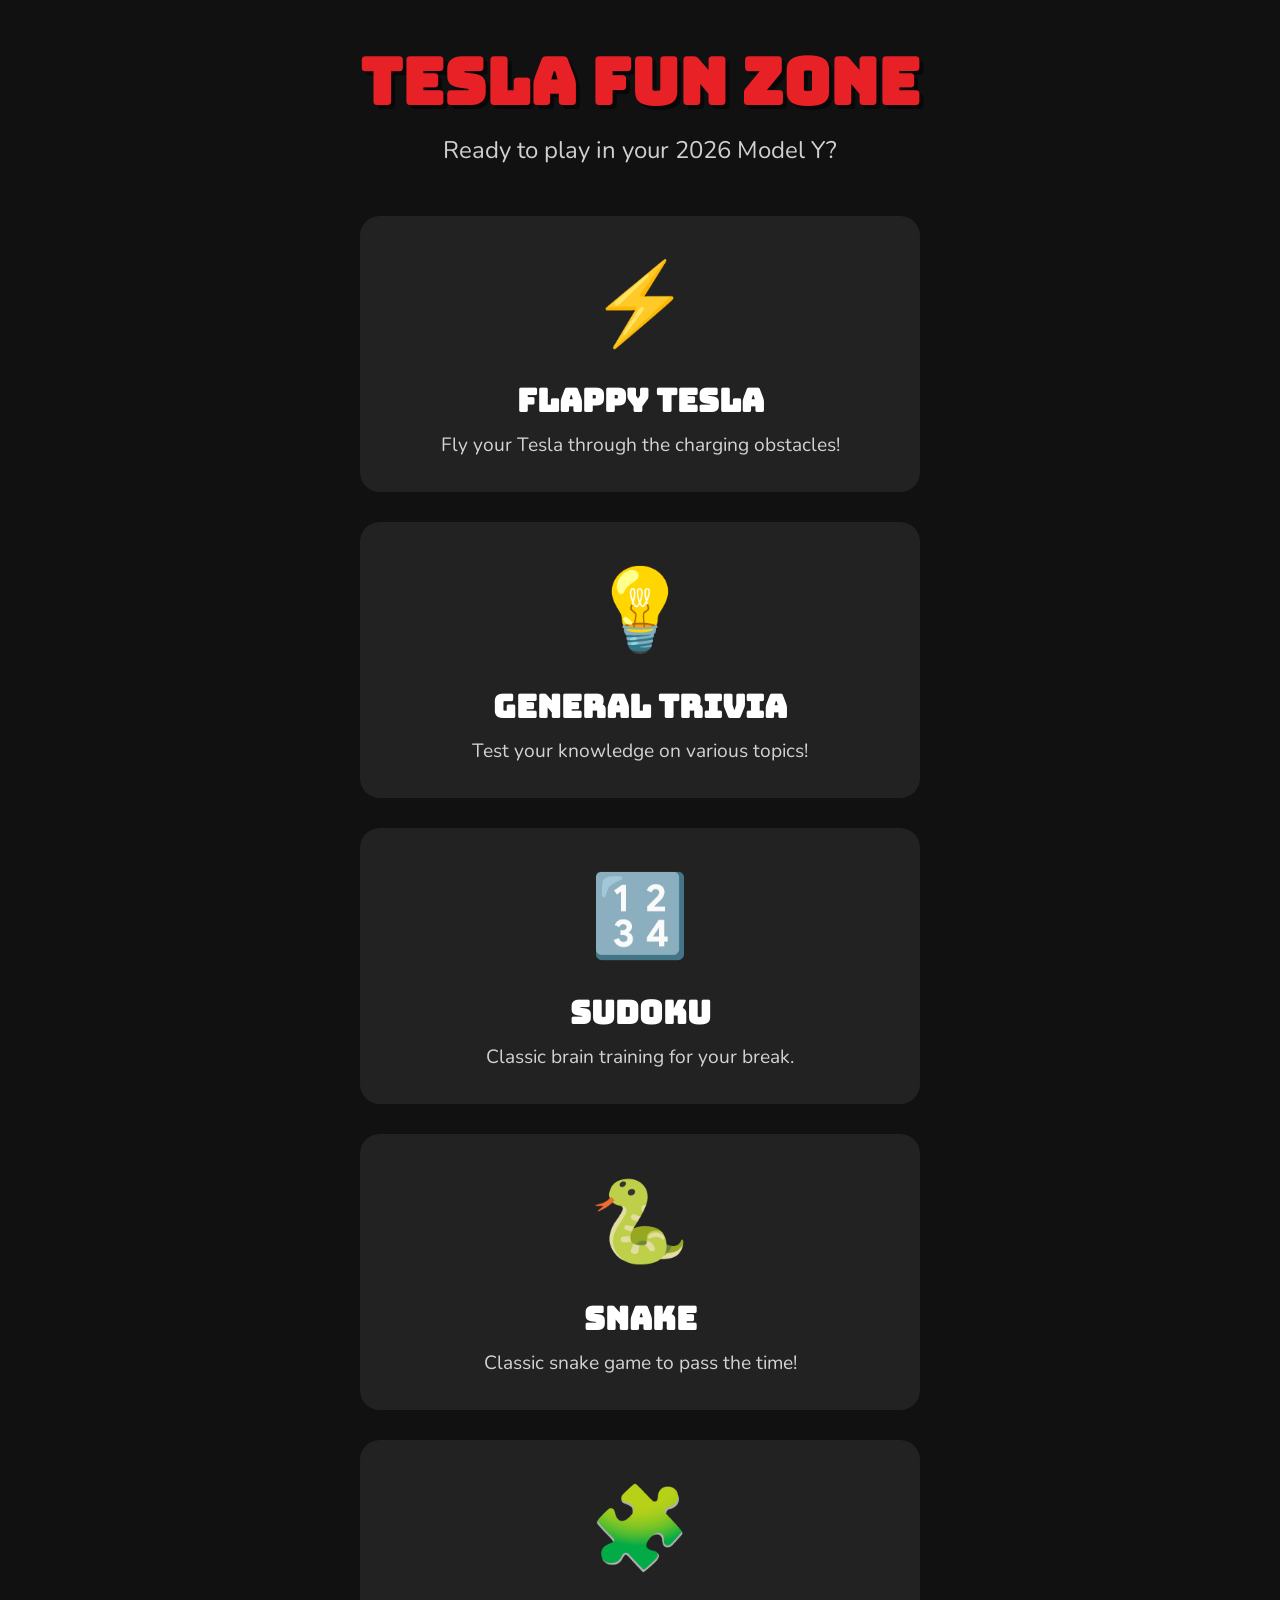
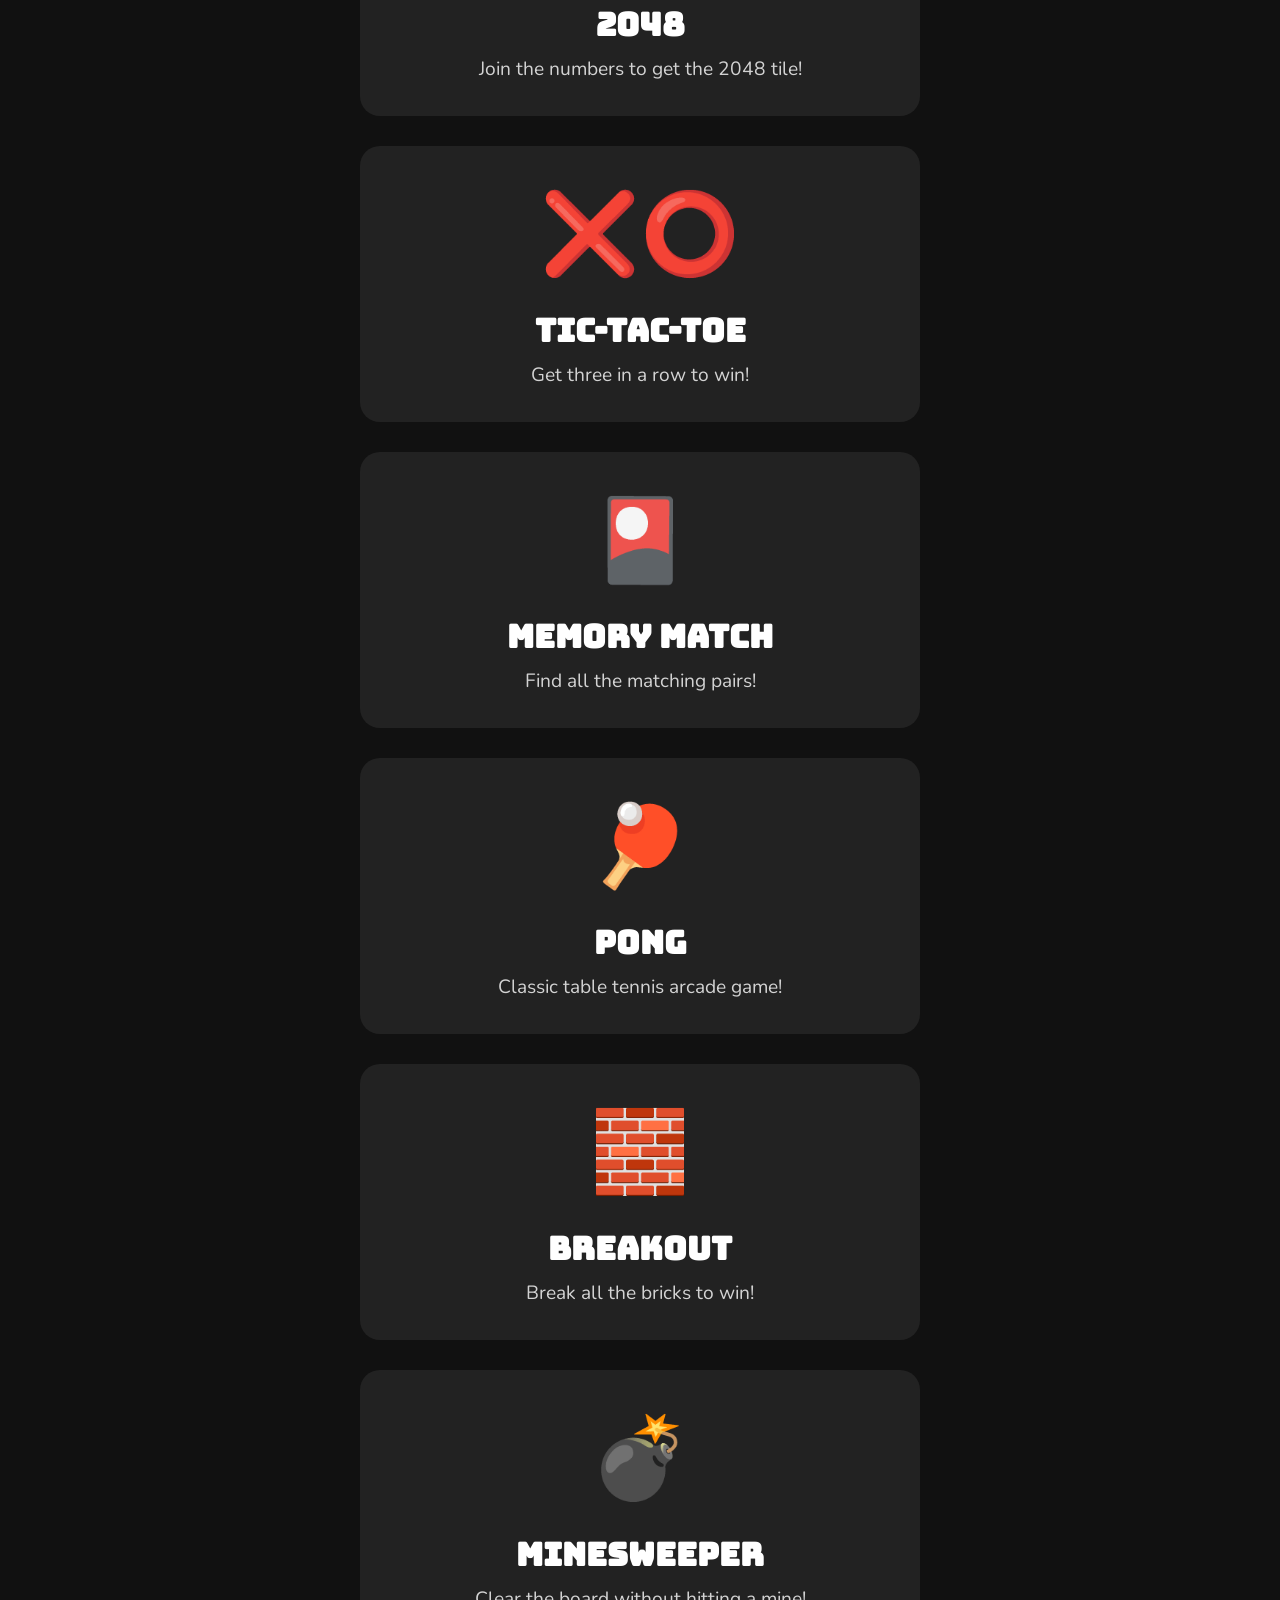
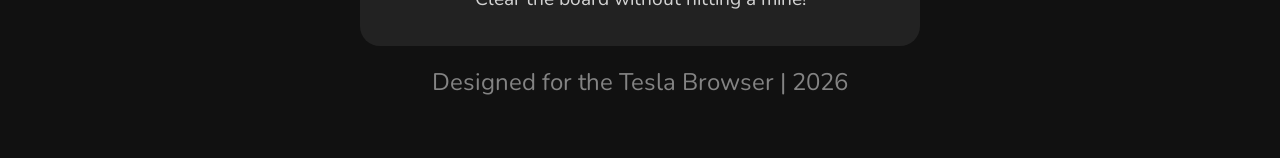
<file: index.html>
<!DOCTYPE html>
<html lang="en">
<head>
    <meta charset="UTF-8">
    <meta name="viewport" content="width=device-width, initial-scale=1.0, maximum-scale=1.0, user-scalable=no">
    <title>Tesla Fun Zone</title>
    <link rel="stylesheet" href="style.css">
    <link href="https://fonts.googleapis.com/css2?family=Bungee&family=Nunito:wght@400;700&display=swap" rel="stylesheet">
</head>
<body>
    <div class="container">
        <header>
            <h1>Tesla Fun Zone</h1>
            <p>Ready to play in your 2026 Model Y?</p>
        </header>

        <main class="grid-container">
            <a href="modules/flappy-tesla/index.html" class="card" id="flappy-card">
                <div class="card-icon">⚡</div>
                <h2>Flappy Tesla</h2>
                <p>Fly your Tesla through the charging obstacles!</p>
            </a>
            
            <a href="modules/trivia/index.html" class="card" id="trivia-card">
                <div class="card-icon">💡</div>
                <h2>General Trivia</h2>
                <p>Test your knowledge on various topics!</p>
            </a>

            <a href="modules/sudoku/index.html" class="card" id="sudoku-card">
                <div class="card-icon">🔢</div>
                <h2>Sudoku</h2>
                <p>Classic brain training for your break.</p>
            </a>

            <a href="modules/snake/index.html" class="card" id="snake-card">
                <div class="card-icon">🐍</div>
                <h2>Snake</h2>
                <p>Classic snake game to pass the time!</p>
            </a>

            <a href="modules/2048/index.html" class="card" id="2048-card">
                <div class="card-icon">🧩</div>
                <h2>2048</h2>
                <p>Join the numbers to get the 2048 tile!</p>
            </a>

            <a href="modules/tic-tac-toe/index.html" class="card" id="tictactoe-card">
                <div class="card-icon">❌⭕</div>
                <h2>Tic-Tac-Toe</h2>
                <p>Get three in a row to win!</p>
            </a>

            <a href="modules/memory-match/index.html" class="card" id="memory-card">
                <div class="card-icon">🎴</div>
                <h2>Memory Match</h2>
                <p>Find all the matching pairs!</p>
            </a>

            <a href="modules/pong/index.html" class="card" id="pong-card">
                <div class="card-icon">🏓</div>
                <h2>Pong</h2>
                <p>Classic table tennis arcade game!</p>
            </a>

            <a href="modules/breakout/index.html" class="card" id="breakout-card">
                <div class="card-icon">🧱</div>
                <h2>Breakout</h2>
                <p>Break all the bricks to win!</p>
            </a>

            <a href="modules/minesweeper/index.html" class="card" id="minesweeper-card">
                <div class="card-icon">💣</div>
                <h2>Minesweeper</h2>
                <p>Clear the board without hitting a mine!</p>
            </a>
        </main>

        <footer>
            <p>Designed for the Tesla Browser | 2026</p>
        </footer>
    </div>
</body>
</html>
</file>
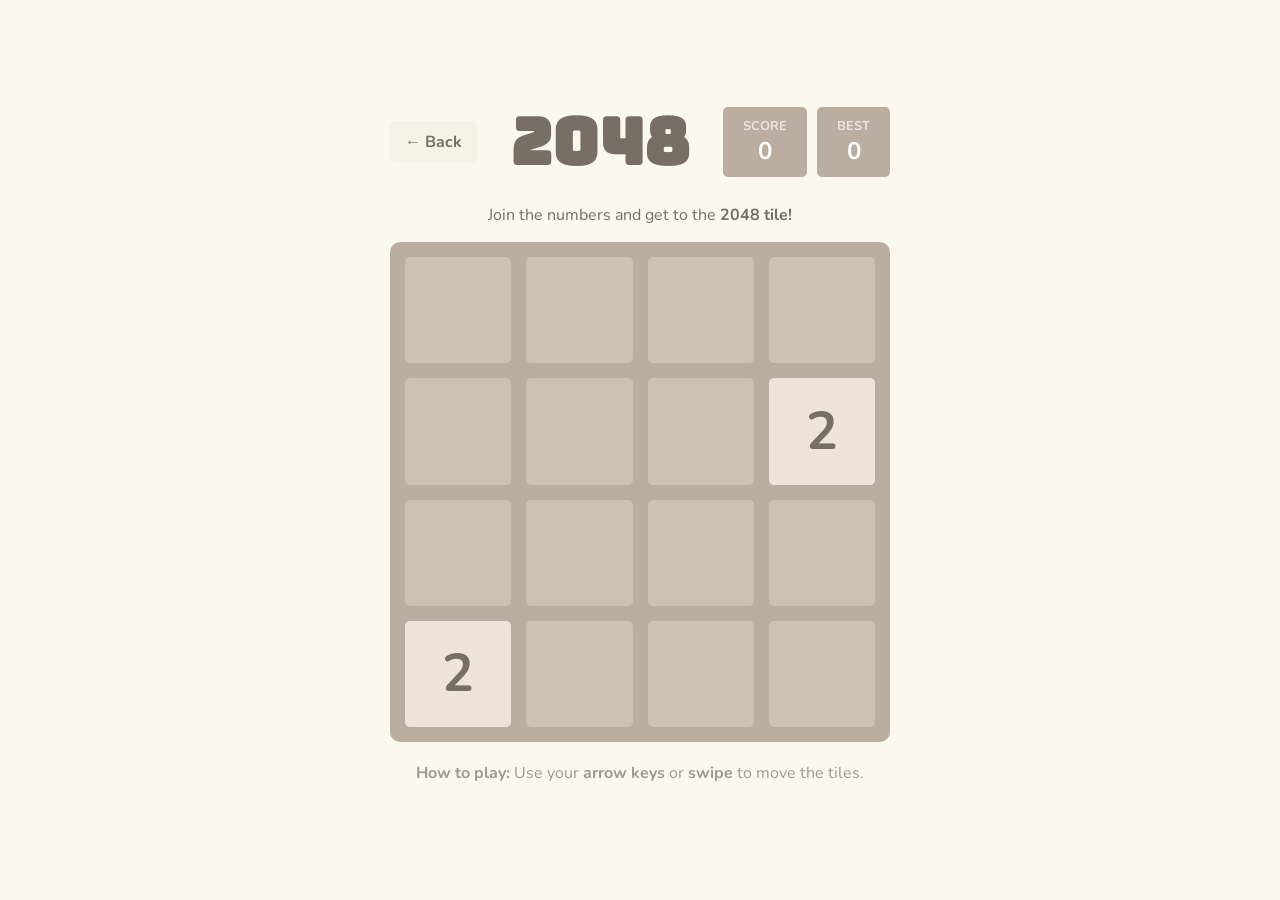
<file: modules/2048/index.html>
<!DOCTYPE html>
<html lang="en">
<head>
    <meta charset="UTF-8">
    <meta name="viewport" content="width=device-width, initial-scale=1.0, maximum-scale=1.0, user-scalable=no">
    <title>2048</title>
    <link rel="stylesheet" href="style.css">
    <link href="https://fonts.googleapis.com/css2?family=Bungee&family=Nunito:wght@400;700&display=swap" rel="stylesheet">
</head>
<body>
    <div class="container">
        <header>
            <div class="header-content">
                <a href="../../index.html" class="back-button">← Back</a>
                <h1>2048</h1>
                <div class="score-container">
                    <div class="score-box">
                        <div class="score-label">SCORE</div>
                        <div id="score">0</div>
                    </div>
                    <div class="score-box">
                        <div class="score-label">BEST</div>
                        <div id="best-score">0</div>
                    </div>
                </div>
            </div>
            <p>Join the numbers and get to the <strong>2048 tile!</strong></p>
        </header>

        <main>
            <div class="game-container">
                <div class="grid-container" id="grid-container">
                    <!-- Grid cells will be generated by JS -->
                </div>
                <div class="tile-container" id="tile-container">
                    <!-- Tiles will be generated by JS -->
                </div>
                <div class="game-message" id="game-message">
                    <p></p>
                    <button class="retry-button" id="retry-button">Try again</button>
                </div>
            </div>

            <div class="controls-hint">
                <p><strong>How to play:</strong> Use your <strong>arrow keys</strong> or <strong>swipe</strong> to move the tiles.</p>
            </div>
        </main>
    </div>
    <script src="script.js"></script>
</body>
</html>
</file>
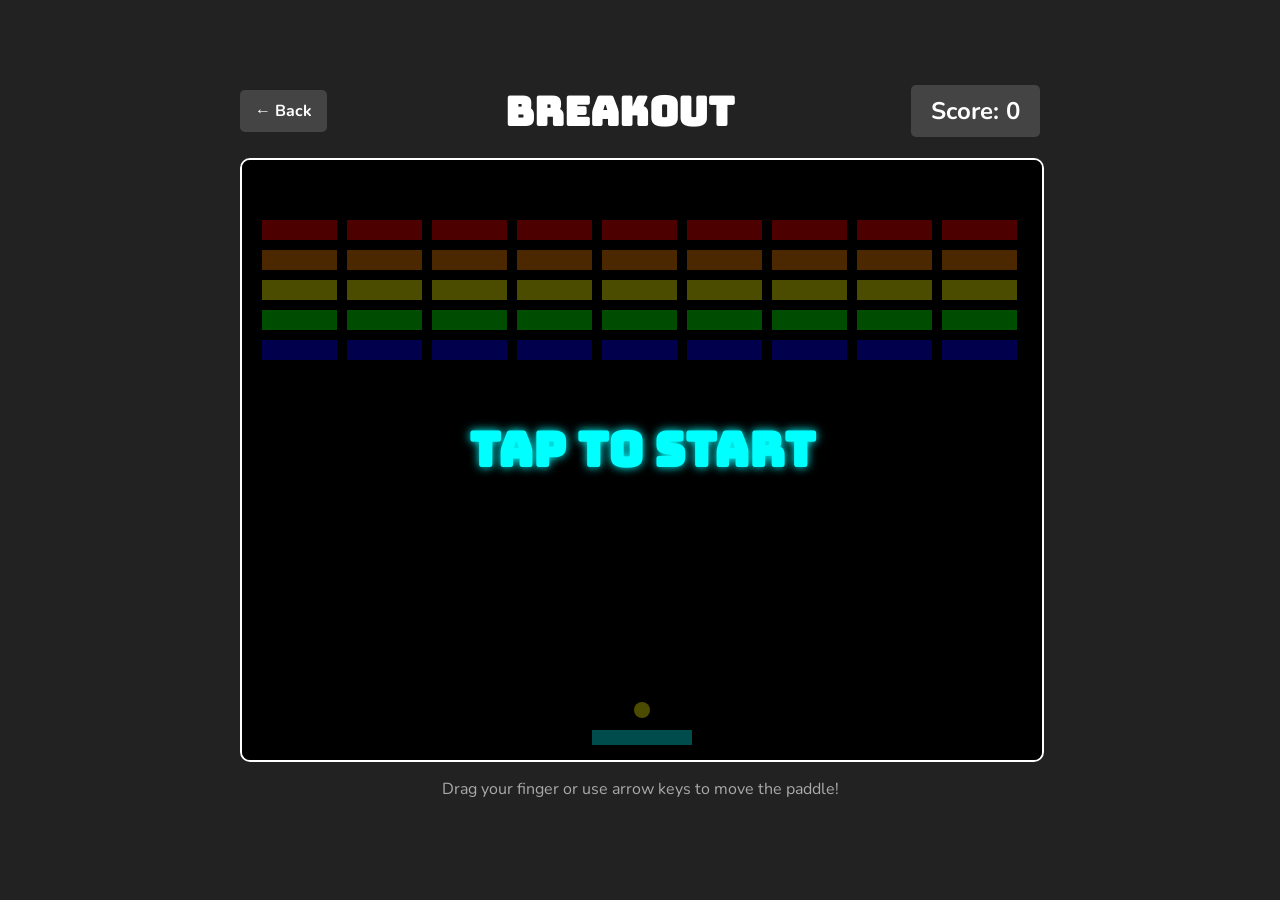
<file: modules/breakout/index.html>
<!DOCTYPE html>
<html lang="en">
<head>
    <meta charset="UTF-8">
    <meta name="viewport" content="width=device-width, initial-scale=1.0, maximum-scale=1.0, user-scalable=no">
    <title>Breakout</title>
    <link rel="stylesheet" href="style.css">
    <link href="https://fonts.googleapis.com/css2?family=Bungee&family=Nunito:wght@400;700&display=swap" rel="stylesheet">
</head>
<body>
    <div class="container">
        <header>
            <div class="header-content">
                <a href="../../index.html" class="back-button">← Back</a>
                <h1>Breakout</h1>
                <div class="score-display">
                    Score: <span id="score">0</span>
                </div>
            </div>
        </header>

        <main>
            <div class="game-container">
                <canvas id="gameCanvas" width="800" height="600"></canvas>
                <div id="start-screen" class="overlay">
                    <h2>Tap to Start</h2>
                </div>
                <div id="game-over-screen" class="overlay hidden">
                    <h2>Game Over</h2>
                    <p>Final Score: <span id="final-score">0</span></p>
                    <button id="restart-button" class="action-button">Play Again</button>
                </div>
            </div>
            <div class="controls-hint">
                <p>Drag your finger or use arrow keys to move the paddle!</p>
            </div>
        </main>
    </div>

    <script src="script.js"></script>
</body>
</html>
</file>
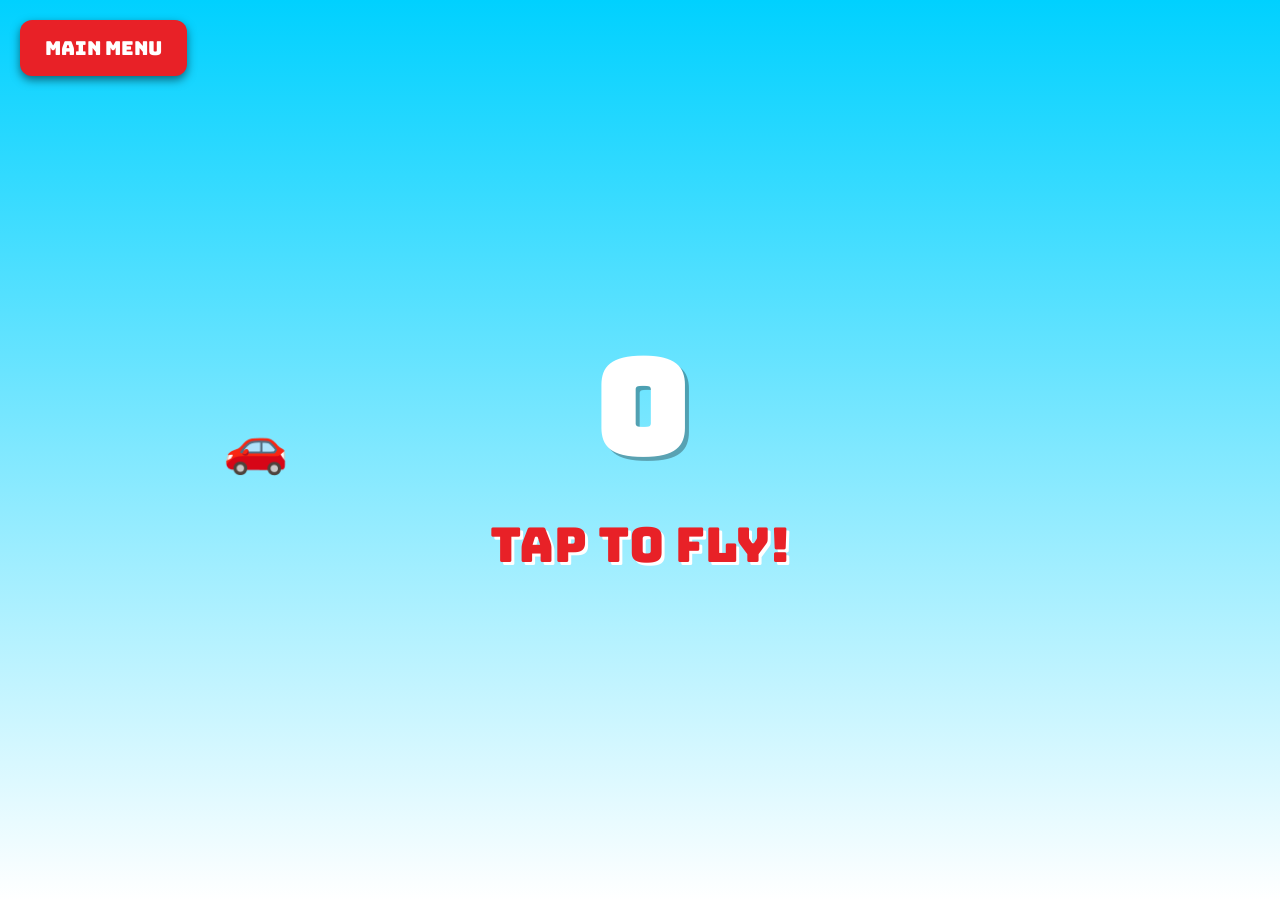
<file: modules/flappy-tesla/index.html>
<!DOCTYPE html>
<html lang="en">
<head>
    <meta charset="UTF-8">
    <meta name="viewport" content="width=device-width, initial-scale=1.0, maximum-scale=1.0, user-scalable=no">
    <title>Flappy Tesla</title>
    <link rel="stylesheet" href="../../style.css">
    <link rel="stylesheet" href="style.css">
    <link href="https://fonts.googleapis.com/css2?family=Bungee&display=swap" rel="stylesheet">
</head>
<body>
    <a href="../../index.html" class="back-btn">Main Menu</a>

    <div class="game-container">
        <canvas id="gameCanvas"></canvas>
        <div id="ui-overlay">
            <h1 id="score">0</h1>
            <div id="start-msg">Tap to Fly!</div>
        </div>
    </div>

    <script src="script.js"></script>
</body>
</html>
</file>
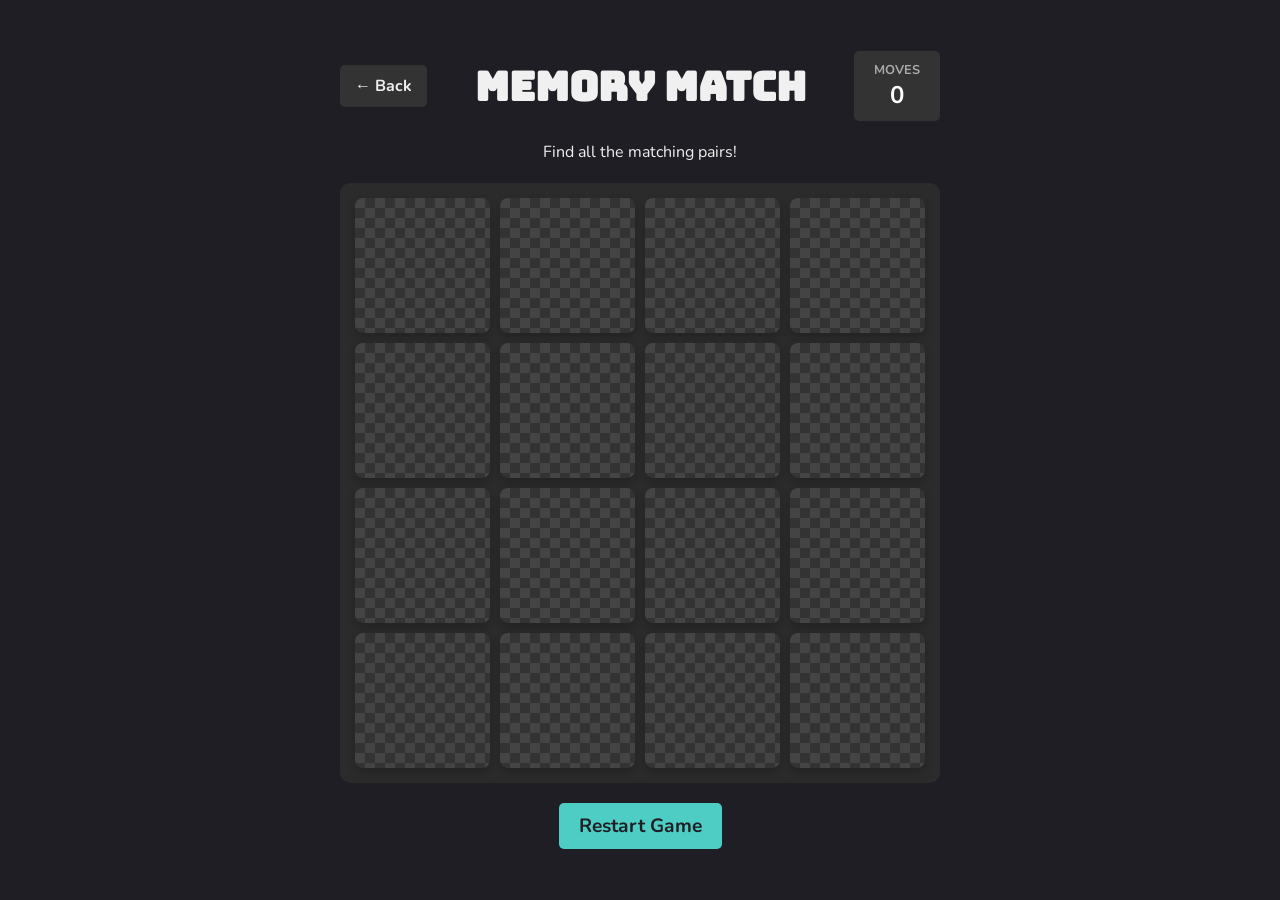
<file: modules/memory-match/index.html>
<!DOCTYPE html>
<html lang="en">
<head>
    <meta charset="UTF-8">
    <meta name="viewport" content="width=device-width, initial-scale=1.0, maximum-scale=1.0, user-scalable=no">
    <title>Memory Match</title>
    <link rel="stylesheet" href="style.css">
    <link href="https://fonts.googleapis.com/css2?family=Bungee&family=Nunito:wght@400;700&display=swap" rel="stylesheet">
</head>
<body>
    <div class="container">
        <header>
            <div class="header-content">
                <a href="../../index.html" class="back-button">← Back</a>
                <h1>Memory Match</h1>
                <div class="stats">
                    <div class="stat-box">
                        <div class="stat-label">MOVES</div>
                        <div id="moves">0</div>
                    </div>
                </div>
            </div>
            <p>Find all the matching pairs!</p>
        </header>

        <main>
            <div class="game-board" id="game-board">
                <!-- Cards generated by JS -->
            </div>

            <div class="controls">
                <button class="reset-button" id="reset-button">Restart Game</button>
            </div>
        </main>
    </div>

    <div class="modal" id="game-over-modal">
        <div class="modal-content">
            <h2>You Won!</h2>
            <p>Completed in <span id="final-moves">0</span> moves.</p>
            <button class="reset-button" id="play-again-button">Play Again</button>
        </div>
    </div>

    <script src="script.js"></script>
</body>
</html>
</file>
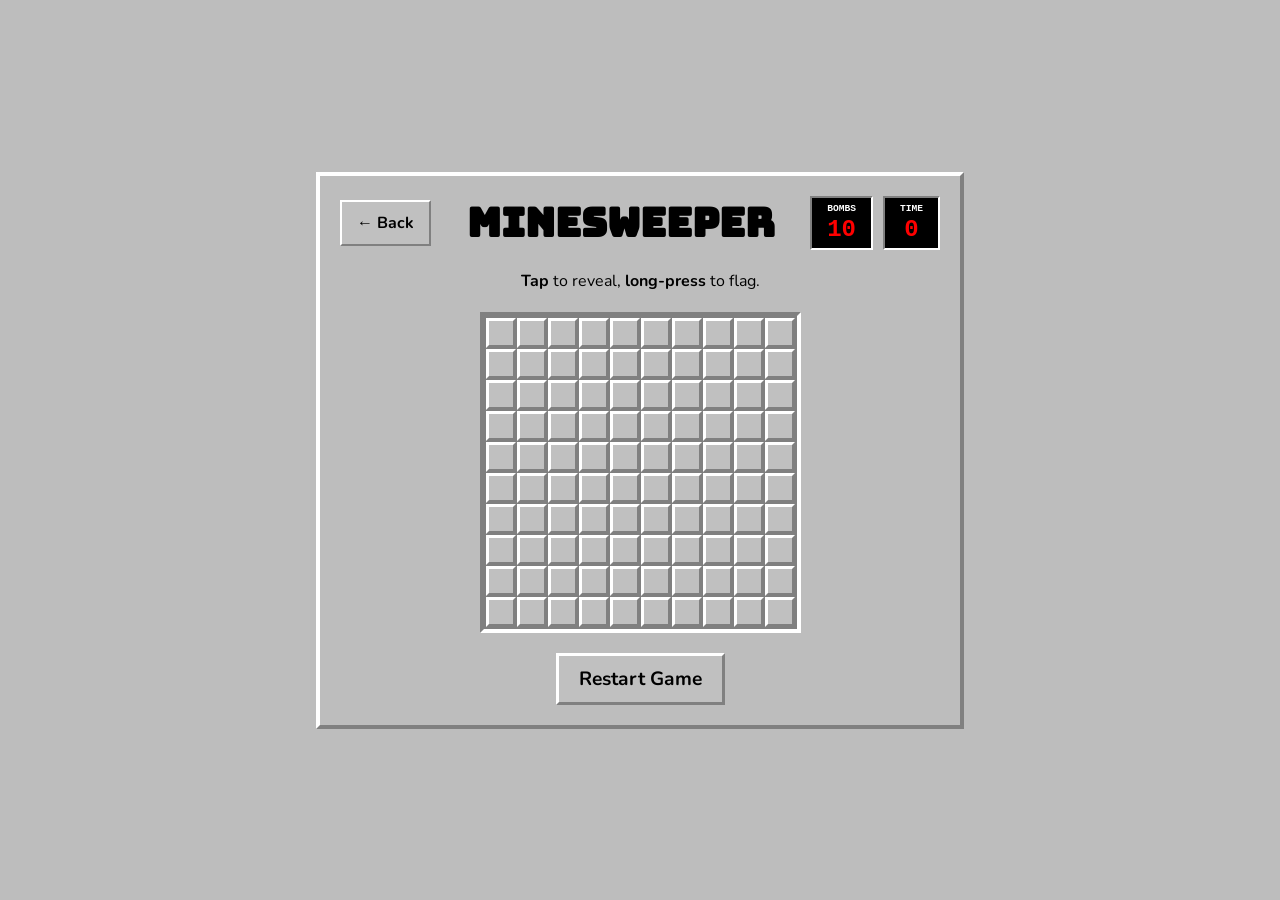
<file: modules/minesweeper/index.html>
<!DOCTYPE html>
<html lang="en">
<head>
    <meta charset="UTF-8">
    <meta name="viewport" content="width=device-width, initial-scale=1.0, maximum-scale=1.0, user-scalable=no">
    <title>Minesweeper</title>
    <link rel="stylesheet" href="style.css">
    <link href="https://fonts.googleapis.com/css2?family=Bungee&family=Nunito:wght@400;700&display=swap" rel="stylesheet">
</head>
<body>
    <div class="container">
        <header>
            <div class="header-content">
                <a href="../../index.html" class="back-button">← Back</a>
                <h1>Minesweeper</h1>
                <div class="stats">
                    <div class="stat-box">
                        <div class="stat-label">BOMBS</div>
                        <div id="bombs-left">10</div>
                    </div>
                    <div class="stat-box">
                        <div class="stat-label">TIME</div>
                        <div id="time">0</div>
                    </div>
                </div>
            </div>
            <p><strong>Tap</strong> to reveal, <strong>long-press</strong> to flag.</p>
        </header>

        <main>
            <div class="game-board" id="game-board">
                <!-- Cells generated by JS -->
            </div>

            <div class="controls">
                <button class="reset-button" id="reset-button">Restart Game</button>
            </div>
        </main>
    </div>

    <div class="modal" id="game-over-modal">
        <div class="modal-content">
            <h2 id="modal-title">Game Over!</h2>
            <p id="modal-desc">You hit a bomb.</p>
            <button class="reset-button" id="play-again-button">Play Again</button>
        </div>
    </div>

    <script src="script.js"></script>
</body>
</html>
</file>
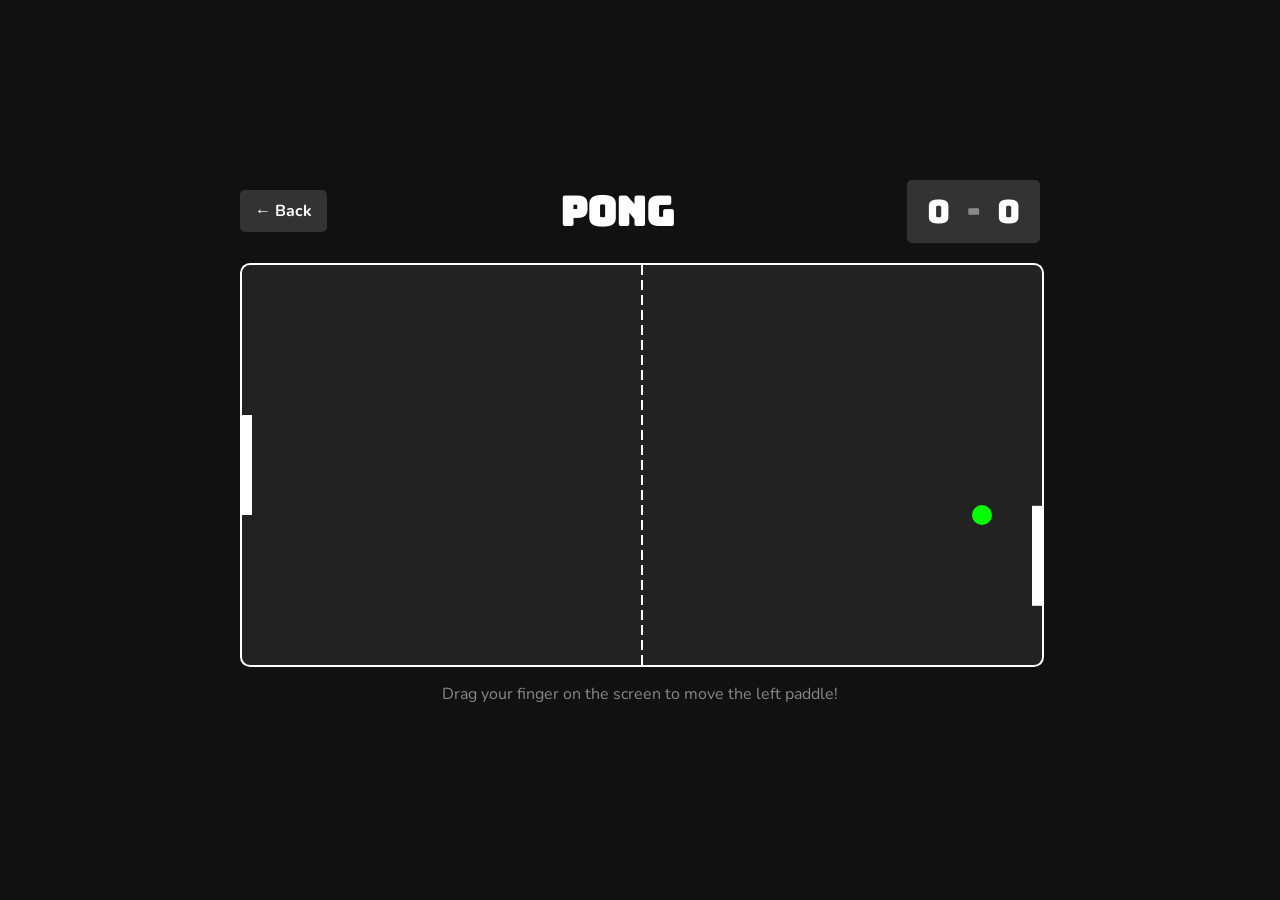
<file: modules/pong/index.html>
<!DOCTYPE html>
<html lang="en">
<head>
    <meta charset="UTF-8">
    <meta name="viewport" content="width=device-width, initial-scale=1.0, maximum-scale=1.0, user-scalable=no">
    <title>Pong</title>
    <link rel="stylesheet" href="style.css">
    <link href="https://fonts.googleapis.com/css2?family=Bungee&family=Nunito:wght@400;700&display=swap" rel="stylesheet">
</head>
<body>
    <div class="container">
        <header>
            <div class="header-content">
                <a href="../../index.html" class="back-button">← Back</a>
                <h1>Pong</h1>
                <div class="score-display">
                    <span id="player-score">0</span>
                    <span class="score-divider">-</span>
                    <span id="computer-score">0</span>
                </div>
            </div>
        </header>

        <main>
            <div class="game-container">
                <canvas id="gameCanvas" width="800" height="400"></canvas>
            </div>
            <div class="controls-hint">
                <p>Drag your finger on the screen to move the left paddle!</p>
            </div>
        </main>
    </div>

    <script src="script.js"></script>
</body>
</html>
</file>
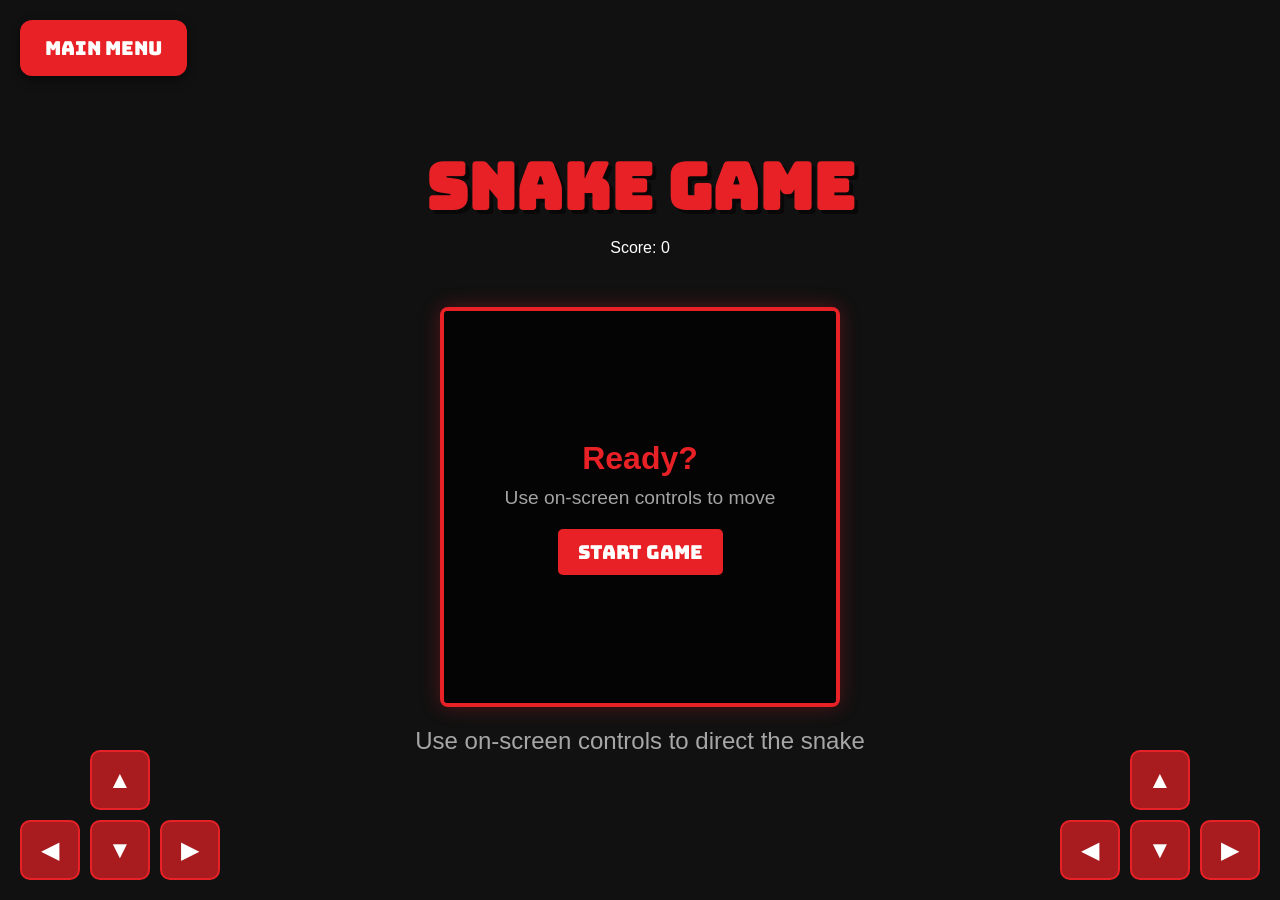
<file: modules/snake/index.html>
<!DOCTYPE html>
<html lang="en">
<head>
    <meta charset="UTF-8">
    <meta name="viewport" content="width=device-width, initial-scale=1.0, maximum-scale=1.0, user-scalable=no">
    <title>Snake Game</title>
    <link rel="stylesheet" href="../../style.css">
    <link rel="stylesheet" href="style.css">
    <link href="https://fonts.googleapis.com/css2?family=Bungee&display=swap" rel="stylesheet">
</head>
<body>
    <a href="../../index.html" class="back-btn">Main Menu</a>

    <div class="container">
        <header>
            <h1>Snake Game</h1>
            <div id="score-display">Score: 0</div>
        </header>

        <div id="game-container">
            <canvas id="game-canvas" width="400" height="400"></canvas>

            <div id="game-over-screen" class="hidden overlay">
                <h2>Game Over!</h2>
                <p id="final-score">Score: 0</p>
                <button id="restart-btn" class="btn">Play Again</button>
            </div>

            <div id="start-screen" class="overlay">
                <h2>Ready?</h2>
                <p>Use on-screen controls to move</p>
                <button id="start-btn" class="btn">Start Game</button>
            </div>
        </div>


        <div class="control-panel left-panel">
            <button class="dir-btn up-btn" data-dir="up">▲</button>
            <button class="dir-btn left-btn" data-dir="left">◀</button>
            <button class="dir-btn right-btn" data-dir="right">▶</button>
            <button class="dir-btn down-btn" data-dir="down">▼</button>
        </div>
        <div class="control-panel right-panel">
            <button class="dir-btn up-btn" data-dir="up">▲</button>
            <button class="dir-btn left-btn" data-dir="left">◀</button>
            <button class="dir-btn right-btn" data-dir="right">▶</button>
            <button class="dir-btn down-btn" data-dir="down">▼</button>
        </div>

        <div class="controls-info">
            <p>Use on-screen controls to direct the snake</p>
        </div>
    </div>

    <script src="script.js"></script>
</body>
</html>
</file>
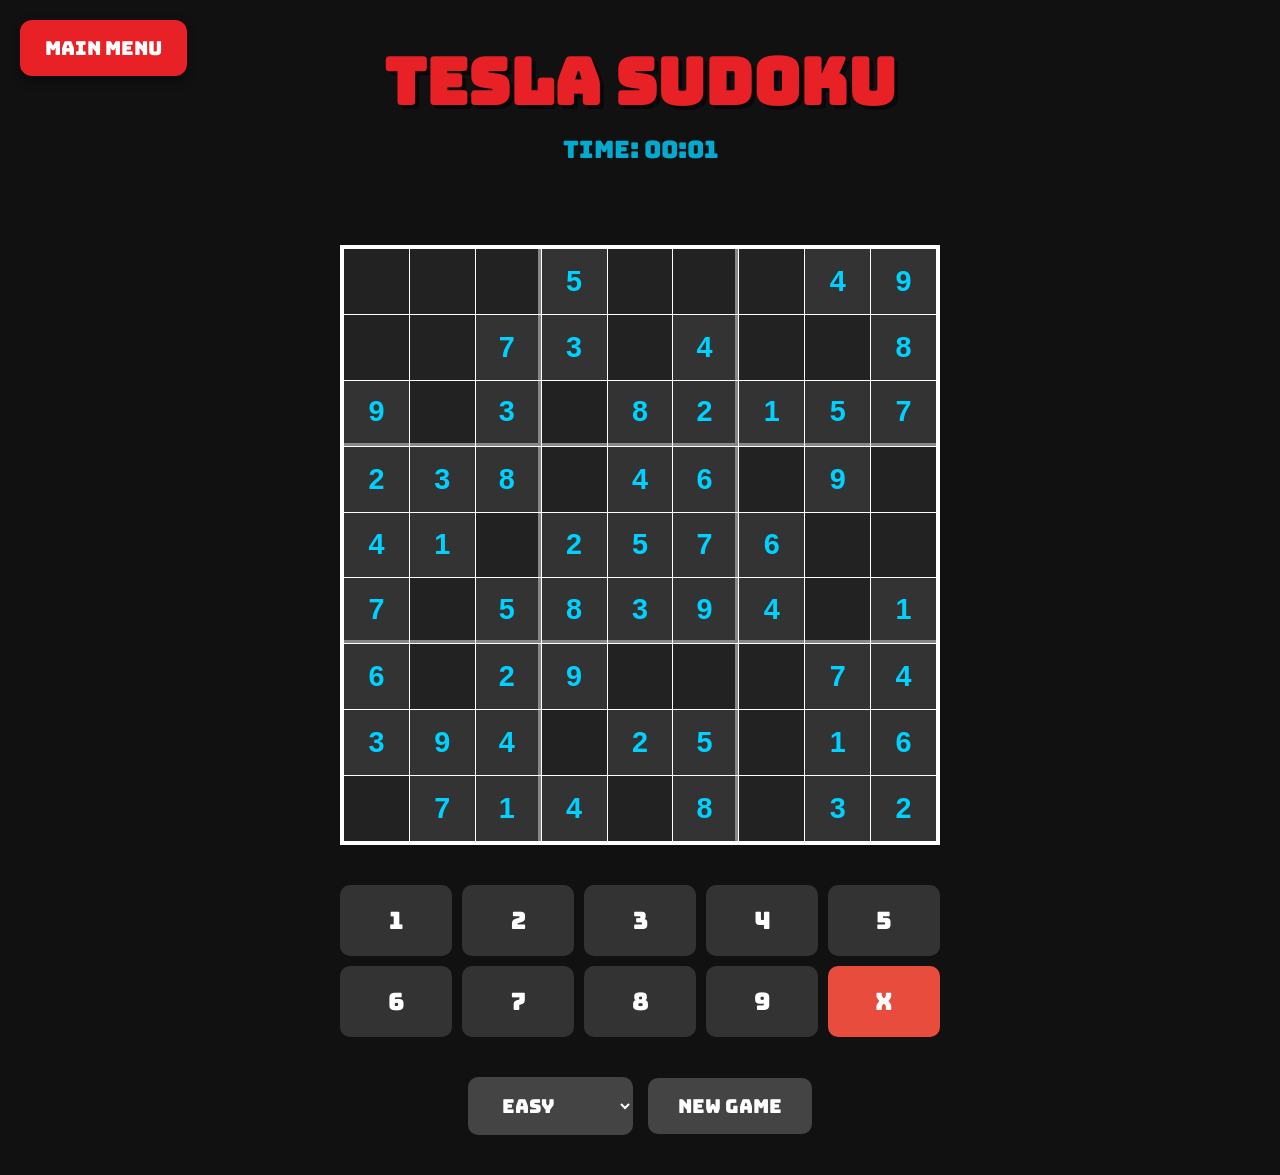
<file: modules/sudoku/index.html>
<!DOCTYPE html>
<html lang="en">
<head>
    <meta charset="UTF-8">
    <meta name="viewport" content="width=device-width, initial-scale=1.0, maximum-scale=1.0, user-scalable=no">
    <title>Sudoku</title>
    <link rel="stylesheet" href="../../style.css">
    <link rel="stylesheet" href="style.css">
    <link href="https://fonts.googleapis.com/css2?family=Bungee&display=swap" rel="stylesheet">
</head>
<body>
    <a href="../../index.html" class="back-btn">Main Menu</a>

    <div class="container">
        <header>
            <h1>Tesla Sudoku</h1>
            <p id="timer">Time: 00:00</p>
        </header>

        <div id="sudoku-board">
            <!-- Grid will be generated here -->
        </div>

        <div id="number-pad">
            <button class="pad-btn" data-val="1">1</button>
            <button class="pad-btn" data-val="2">2</button>
            <button class="pad-btn" data-val="3">3</button>
            <button class="pad-btn" data-val="4">4</button>
            <button class="pad-btn" data-val="5">5</button>
            <button class="pad-btn" data-val="6">6</button>
            <button class="pad-btn" data-val="7">7</button>
            <button class="pad-btn" data-val="8">8</button>
            <button class="pad-btn" data-val="9">9</button>
            <button class="pad-btn erase" data-val="0">X</button>
        </div>

        <div class="controls">
            <select id="difficulty" class="control-btn" style="margin-right: 10px;">
                <option value="easy">Easy</option>
                <option value="medium">Medium</option>
                <option value="hard">Hard</option>
            </select>
            <button id="new-game-btn" class="control-btn">New Game</button>
        </div>
    </div>

    <script src="script.js"></script>
</body>
</html>
</file>
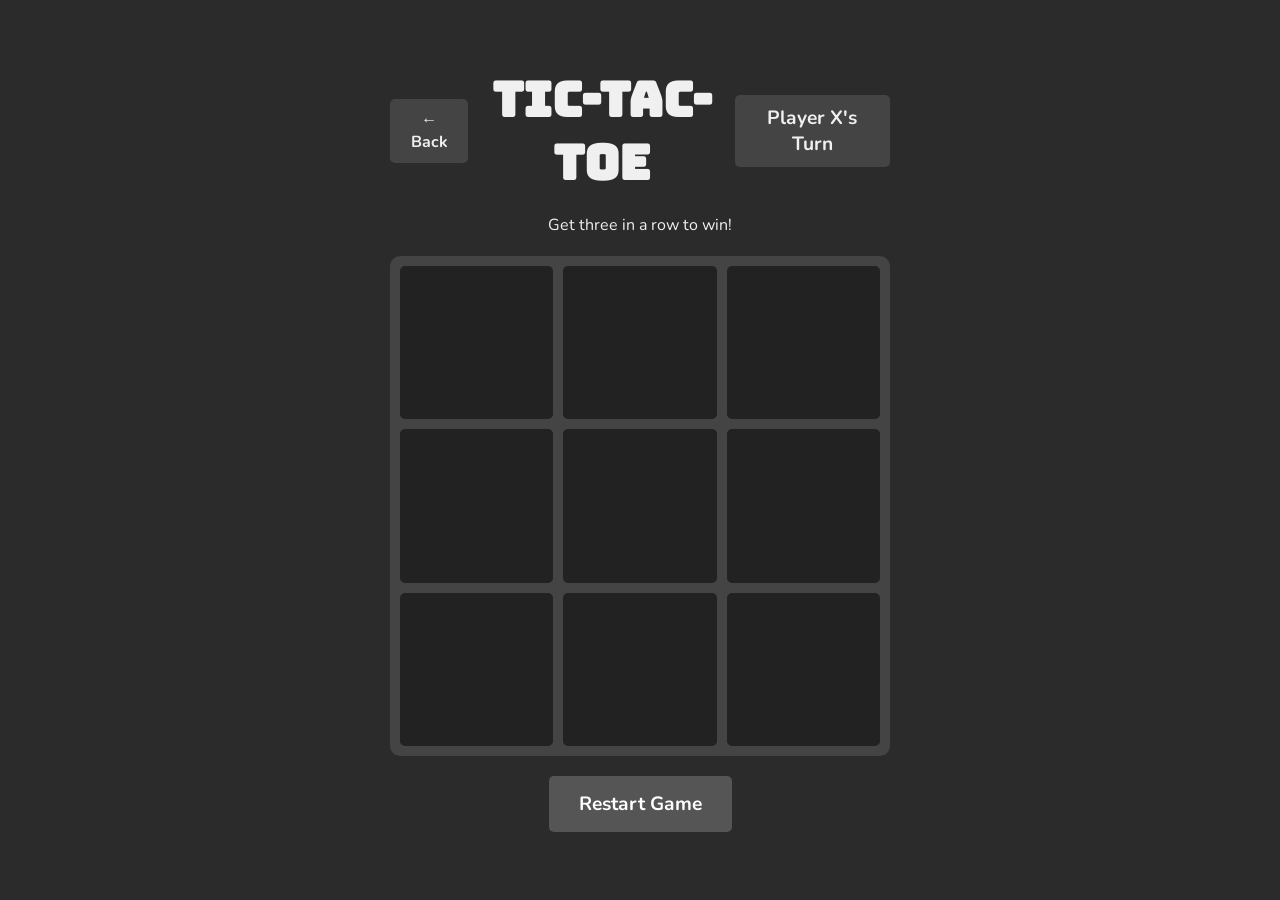
<file: modules/tic-tac-toe/index.html>
<!DOCTYPE html>
<html lang="en">
<head>
    <meta charset="UTF-8">
    <meta name="viewport" content="width=device-width, initial-scale=1.0, maximum-scale=1.0, user-scalable=no">
    <title>Tic-Tac-Toe</title>
    <link rel="stylesheet" href="style.css">
    <link href="https://fonts.googleapis.com/css2?family=Bungee&family=Nunito:wght@400;700&display=swap" rel="stylesheet">
</head>
<body>
    <div class="container">
        <header>
            <div class="header-content">
                <a href="../../index.html" class="back-button">← Back</a>
                <h1>Tic-Tac-Toe</h1>
                <div class="turn-indicator" id="turn-indicator">
                    Player X's Turn
                </div>
            </div>
            <p>Get three in a row to win!</p>
        </header>

        <main>
            <div class="game-board">
                <div class="cell" data-index="0"></div>
                <div class="cell" data-index="1"></div>
                <div class="cell" data-index="2"></div>
                <div class="cell" data-index="3"></div>
                <div class="cell" data-index="4"></div>
                <div class="cell" data-index="5"></div>
                <div class="cell" data-index="6"></div>
                <div class="cell" data-index="7"></div>
                <div class="cell" data-index="8"></div>
            </div>

            <div class="controls">
                <button class="reset-button" id="reset-button">Restart Game</button>
            </div>
        </main>
    </div>

    <div class="modal" id="game-over-modal">
        <div class="modal-content">
            <h2 id="winner-text">Player X Wins!</h2>
            <button class="reset-button" id="play-again-button">Play Again</button>
        </div>
    </div>

    <script src="script.js"></script>
</body>
</html>
</file>
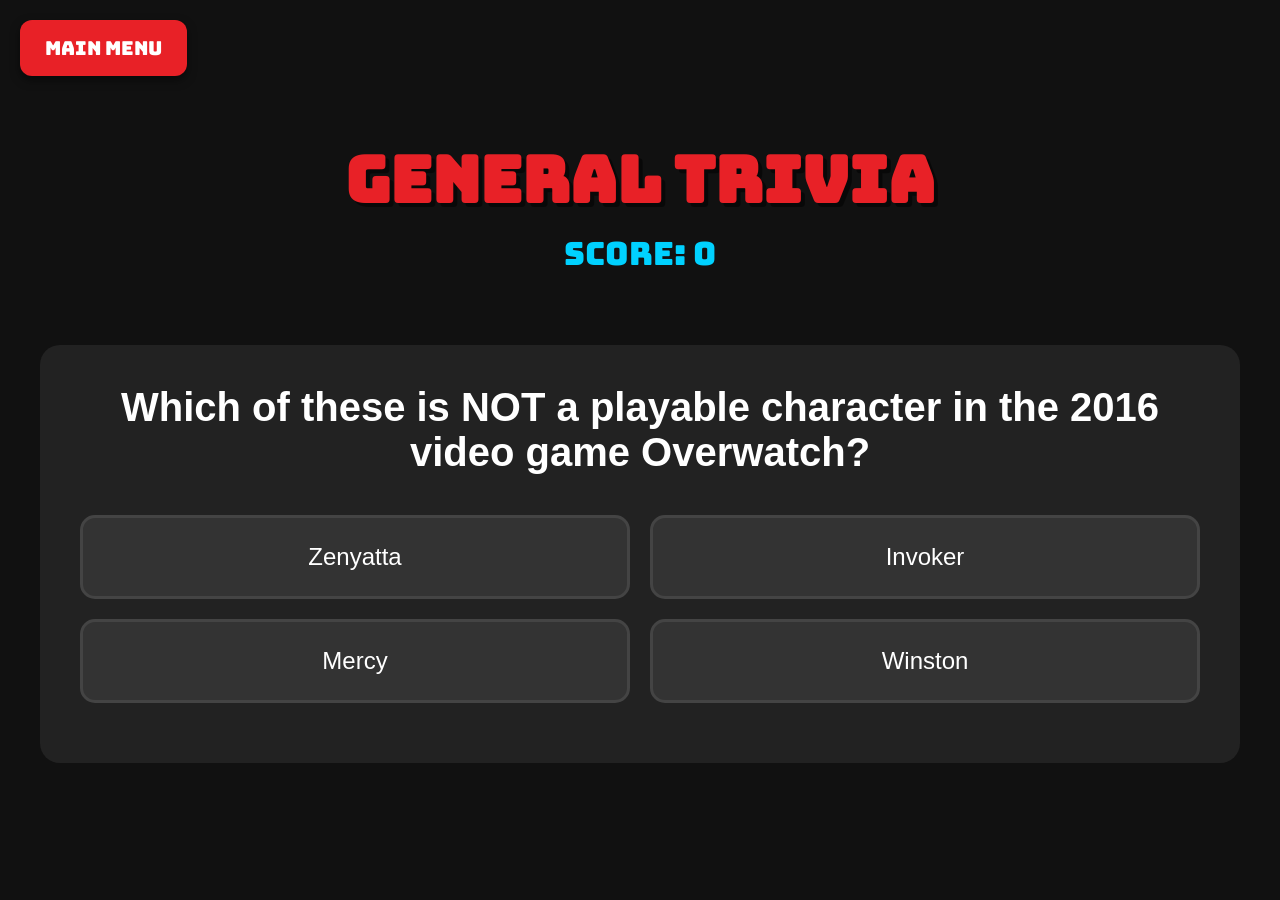
<file: modules/trivia/index.html>
<!DOCTYPE html>
<html lang="en">
<head>
    <meta charset="UTF-8">
    <meta name="viewport" content="width=device-width, initial-scale=1.0, maximum-scale=1.0, user-scalable=no">
    <title>General Trivia</title>
    <link rel="stylesheet" href="../../style.css">
    <link rel="stylesheet" href="style.css">
    <link href="https://fonts.googleapis.com/css2?family=Bungee&display=swap" rel="stylesheet">
</head>
<body>
    <a href="../../index.html" class="back-btn">Main Menu</a>

    <div class="container">
        <header>
            <h1>General Trivia</h1>
            <div id="score-display">Score: 0</div>
        </header>

        <div id="game-box">
            <div id="question-container">
                <h2 id="question">Loading question...</h2>
            </div>
            <div id="options-container" class="grid-container">
                <!-- Options will be injected here -->
            </div>
            <div id="result-msg"></div>
        </div>

        <button id="next-btn" class="hidden">Next Question</button>
    </div>

    <script src="script.js"></script>
</body>
</html>
</file>
<file: style.css>
:root {
    --primary-color: #e82127; /* Tesla Red */
    --bg-color: #111;
    --card-bg: #222;
    --text-color: #fff;
    --accent-color: #00d1ff;
    --card-hover: #333;
    --font-heading: 'Bungee', cursive;
    --font-body: 'Nunito', sans-serif;
}

* {
    box-sizing: border-box;
    margin: 0;
    padding: 0;
    -webkit-tap-highlight-color: transparent; /* No blue tap highlight */
}

body {
    background-color: var(--bg-color);
    color: var(--text-color);
    font-family: var(--font-body);
    overflow-x: hidden;
    height: 100vh;
    display: flex;
    flex-direction: column;
}

.container {
    padding: 40px;
    max-width: 1400px;
    margin: 0 auto;
    flex: 1;
    display: flex;
    flex-direction: column;
    justify-content: center;
}

header {
    text-align: center;
    margin-bottom: 50px;
}

h1 {
    font-family: var(--font-heading);
    font-size: 4rem;
    color: var(--primary-color);
    text-shadow: 4px 4px 0px rgba(0,0,0,0.5);
    margin-bottom: 10px;
}

p {
    font-size: 1.5rem;
    opacity: 0.8;
}

.grid-container {
    display: grid;
    grid-template-columns: repeat(auto-fit, minmax(300px, 1fr));
    gap: 30px;
}

.card {
    background: var(--card-bg);
    border: 4px solid transparent;
    border-radius: 20px;
    padding: 30px;
    text-align: center;
    text-decoration: none;
    color: var(--text-color);
    transition: transform 0.2s, border-color 0.2s, background-color 0.2s;
    display: flex;
    flex-direction: column;
    align-items: center;
    cursor: pointer;
}

.card:hover, .card:active {
    transform: scale(1.05);
    border-color: var(--primary-color);
    background-color: var(--card-hover);
}

.card-icon {
    font-size: 5rem;
    margin-bottom: 20px;
}

.card h2 {
    font-family: var(--font-heading);
    font-size: 2rem;
    margin-bottom: 10px;
}

.card p {
    font-size: 1.2rem;
}

.card.disabled {
    opacity: 0.5;
    cursor: not-allowed;
    border-style: dashed;
    border-color: #444;
}

.card.disabled:hover {
    transform: none;
    border-color: #444;
}

footer {
    text-align: center;
    padding: 20px;
    font-size: 1rem;
    opacity: 0.6;
}

/* Back button shared style */
.back-btn {
    position: fixed;
    top: 20px;
    left: 20px;
    background: var(--primary-color);
    color: white;
    padding: 15px 25px;
    border-radius: 12px;
    text-decoration: none;
    font-family: var(--font-heading);
    font-size: 1.2rem;
    z-index: 1000;
    box-shadow: 0 4px 10px rgba(0,0,0,0.5);
    transition: transform 0.1s;
}

.back-btn:active {
    transform: translateY(3px);
}

/* Large Screens */
@media (max-width: 800px) {
    h1 { font-size: 2.5rem; }
    .grid-container { grid-template-columns: 1fr 1fr; }
}

@media (max-width: 500px) {
    .grid-container { grid-template-columns: 1fr; }
}
</file>
<file: modules/2048/style.css>
:root {
    --bg-color: #faf8ef;
    --text-color: #776e65;
    --grid-bg: #bbada0;
    --cell-bg: rgba(238, 228, 218, 0.35);
    --tile-color: #f9f6f2;
    --font-family: 'Nunito', sans-serif;
    --title-font: 'Bungee', cursive;
}

body {
    margin: 0;
    padding: 0;
    background-color: var(--bg-color);
    color: var(--text-color);
    font-family: var(--font-family);
    display: flex;
    justify-content: center;
    align-items: center;
    height: 100vh;
    overflow: hidden;
}

.container {
    width: 500px;
    max-width: 90vw;
    text-align: center;
}

.header-content {
    display: flex;
    justify-content: space-between;
    align-items: center;
    margin-bottom: 20px;
}

h1 {
    font-family: var(--title-font);
    font-size: 4rem;
    margin: 0;
    color: var(--text-color);
}

.back-button {
    text-decoration: none;
    color: var(--text-color);
    font-weight: bold;
    padding: 10px 15px;
    background: var(--cell-bg);
    border-radius: 5px;
    transition: background 0.2s;
}

.back-button:hover {
    background: #e6dfd8;
}

.score-container {
    display: flex;
    gap: 10px;
}

.score-box {
    background: var(--grid-bg);
    padding: 10px 20px;
    border-radius: 5px;
    color: white;
    font-weight: bold;
    text-align: center;
}

.score-label {
    font-size: 0.8rem;
    text-transform: uppercase;
    color: #eee4da;
}

#score, #best-score {
    font-size: 1.5rem;
}

.game-container {
    position: relative;
    background: var(--grid-bg);
    padding: 15px;
    border-radius: 10px;
    width: 100%;
    aspect-ratio: 1; /* Keep it square */
    box-sizing: border-box;
}

.grid-container {
    display: grid;
    grid-template-columns: repeat(4, 1fr);
    grid-template-rows: repeat(4, 1fr);
    gap: 15px;
    width: 100%;
    height: 100%;
    position: absolute;
    top: 15px;
    left: 15px;
    width: calc(100% - 30px);
    height: calc(100% - 30px);
}

.grid-cell {
    background: var(--cell-bg);
    border-radius: 5px;
}

.tile-container {
    position: absolute;
    top: 15px;
    left: 15px;
    width: calc(100% - 30px);
    height: calc(100% - 30px);
    z-index: 10;
}

.tile {
    position: absolute;
    display: flex;
    justify-content: center;
    align-items: center;
    font-weight: bold;
    border-radius: 5px;
    transition: 100ms ease-in-out;
    background: #eee4da;
    color: #776e65;
    /* Calculated in JS based on container size */
}

/* Tile colors */
.tile-2 { background: #eee4da; }
.tile-4 { background: #ede0c8; }
.tile-8 { color: #f9f6f2; background: #f2b179; }
.tile-16 { color: #f9f6f2; background: #f59563; }
.tile-32 { color: #f9f6f2; background: #f67c5f; }
.tile-64 { color: #f9f6f2; background: #f65e3b; }
.tile-128 { color: #f9f6f2; background: #edcf72; font-size: 2.5rem; box-shadow: 0 0 30px 10px rgba(243, 215, 116, 0.2381), inset 0 0 0 1px rgba(255, 255, 255, 0.14286); }
.tile-256 { color: #f9f6f2; background: #edcc61; font-size: 2.5rem; box-shadow: 0 0 30px 10px rgba(243, 215, 116, 0.31746), inset 0 0 0 1px rgba(255, 255, 255, 0.19048); }
.tile-512 { color: #f9f6f2; background: #edc850; font-size: 2.5rem; box-shadow: 0 0 30px 10px rgba(243, 215, 116, 0.39683), inset 0 0 0 1px rgba(255, 255, 255, 0.2381); }
.tile-1024 { color: #f9f6f2; background: #edc53f; font-size: 2rem; box-shadow: 0 0 30px 10px rgba(243, 215, 116, 0.47619), inset 0 0 0 1px rgba(255, 255, 255, 0.28571); }
.tile-2048 { color: #f9f6f2; background: #edc22e; font-size: 2rem; box-shadow: 0 0 30px 10px rgba(243, 215, 116, 0.55556), inset 0 0 0 1px rgba(255, 255, 255, 0.33333); }
.tile-super { color: #f9f6f2; background: #3c3a32; font-size: 2rem; }

.game-message {
    display: none;
    position: absolute;
    top: 0;
    left: 0;
    width: 100%;
    height: 100%;
    background: rgba(238, 228, 218, 0.73);
    z-index: 100;
    flex-direction: column;
    justify-content: center;
    align-items: center;
    border-radius: 10px;
}

.game-message p {
    font-size: 3rem;
    font-weight: bold;
    color: var(--text-color);
    margin-bottom: 20px;
}

.game-won {
    background: rgba(237, 194, 46, 0.5);
}
.game-won p {
    color: #f9f6f2;
}

.retry-button {
    background: #8f7a66;
    border-radius: 5px;
    padding: 10px 20px;
    text-decoration: none;
    color: #f9f6f2;
    font-size: 1.2rem;
    font-weight: bold;
    cursor: pointer;
    border: none;
    font-family: var(--font-family);
}

.controls-hint {
    margin-top: 20px;
    color: #a3988f;
}

@media (max-width: 600px) {
    h1 { font-size: 2.5rem; }
    .container { width: 95vw; }
}
</file>
<file: modules/breakout/style.css>
:root {
    --bg-color: #222;
    --text-color: #fff;
    --canvas-bg: #000;
    --font-family: 'Nunito', sans-serif;
    --title-font: 'Bungee', cursive;
}

body {
    margin: 0;
    padding: 0;
    background-color: var(--bg-color);
    color: var(--text-color);
    font-family: var(--font-family);
    display: flex;
    justify-content: center;
    align-items: center;
    height: 100vh;
    overflow: hidden;
}

.container {
    width: 800px;
    max-width: 95vw;
    text-align: center;
}

.header-content {
    display: flex;
    justify-content: space-between;
    align-items: center;
    margin-bottom: 20px;
}

h1 {
    font-family: var(--title-font);
    font-size: 2.5rem;
    margin: 0;
    color: var(--text-color);
}

.back-button {
    text-decoration: none;
    color: var(--text-color);
    font-weight: bold;
    padding: 10px 15px;
    background: #444;
    border-radius: 5px;
    transition: background 0.2s;
}

.back-button:hover {
    background: #555;
}

.score-display {
    font-size: 1.5rem;
    font-weight: bold;
    background: #444;
    padding: 10px 20px;
    border-radius: 5px;
}

.game-container {
    width: 100%;
    aspect-ratio: 4 / 3;
    background: var(--canvas-bg);
    border: 2px solid #fff;
    border-radius: 10px;
    overflow: hidden;
    position: relative;
}

canvas {
    display: block;
    width: 100%;
    height: 100%;
}

.overlay {
    position: absolute;
    top: 0;
    left: 0;
    width: 100%;
    height: 100%;
    background: rgba(0, 0, 0, 0.7);
    display: flex;
    flex-direction: column;
    justify-content: center;
    align-items: center;
    z-index: 10;
}

.overlay.hidden {
    display: none;
}

.overlay h2 {
    font-family: var(--title-font);
    font-size: 3rem;
    margin: 0 0 20px 0;
    color: #0ff;
    text-shadow: 0 0 10px #0ff;
}

.action-button {
    background: #0ff;
    color: #000;
    border: none;
    padding: 15px 30px;
    font-size: 1.2rem;
    font-weight: bold;
    font-family: var(--font-family);
    border-radius: 5px;
    cursor: pointer;
    margin-top: 20px;
    transition: transform 0.1s;
}

.action-button:active {
    transform: scale(0.95);
}

.controls-hint {
    margin-top: 15px;
    color: #aaa;
}

@media (max-width: 800px) {
    h1 { font-size: 1.8rem; }
    .score-display { font-size: 1.2rem; }
}
</file>
<file: modules/flappy-tesla/style.css>
body {
    background: #444; /* Darker background for game focus */
    margin: 0;
    overflow: hidden;
    display: flex;
    align-items: center;
    justify-content: center;
    height: 100vh;
}

.game-container {
    position: relative;
    width: 100%;
    height: 100%;
}

canvas {
    display: block;
    background: linear-gradient(#00d1ff, #fff); /* Sky background */
    width: 100%;
    height: 100%;
    touch-action: none; /* Prevent browser handling touch */
}

#ui-overlay {
    position: absolute;
    top: 50%;
    left: 50%;
    transform: translate(-50%, -50%);
    pointer-events: none;
    text-align: center;
}

#score {
    font-family: 'Bungee', cursive;
    font-size: 8rem;
    color: white;
    text-shadow: 4px 4px 0px rgba(0,0,0,0.3);
    margin-bottom: 20px;
}

#start-msg {
    font-family: 'Bungee', cursive;
    font-size: 3rem;
    color: var(--primary-color);
    text-shadow: 3px 3px 0px white;
    animation: pulse 1s infinite alternate;
}

@keyframes pulse {
    from { transform: scale(1); }
    to { transform: scale(1.1); }
}
</file>
<file: modules/memory-match/style.css>
:root {
    --bg-color: #1e1e24;
    --text-color: #f0f0f0;
    --card-bg: #444;
    --card-front: #ff6b6b;
    --card-back: #4ecdc4;
    --font-family: 'Nunito', sans-serif;
    --title-font: 'Bungee', cursive;
}

body {
    margin: 0;
    padding: 0;
    background-color: var(--bg-color);
    color: var(--text-color);
    font-family: var(--font-family);
    display: flex;
    justify-content: center;
    align-items: center;
    height: 100vh;
    overflow: hidden;
}

.container {
    width: 600px;
    max-width: 90vw;
    text-align: center;
}

.header-content {
    display: flex;
    justify-content: space-between;
    align-items: center;
    margin-bottom: 20px;
}

h1 {
    font-family: var(--title-font);
    font-size: 2.5rem;
    margin: 0;
    color: var(--text-color);
}

.back-button {
    text-decoration: none;
    color: var(--text-color);
    font-weight: bold;
    padding: 10px 15px;
    background: #333;
    border-radius: 5px;
    transition: background 0.2s;
}

.back-button:hover {
    background: #444;
}

.stats {
    display: flex;
    gap: 10px;
}

.stat-box {
    background: #333;
    padding: 10px 20px;
    border-radius: 5px;
    color: white;
    font-weight: bold;
    text-align: center;
}

.stat-label {
    font-size: 0.8rem;
    color: #aaa;
}

#moves {
    font-size: 1.5rem;
}

.game-board {
    display: grid;
    grid-template-columns: repeat(4, 1fr);
    gap: 10px;
    background: #2b2b2b;
    padding: 15px;
    border-radius: 10px;
    margin: 20px 0;
    perspective: 1000px; /* For 3D flip effect */
}

.card {
    background-color: transparent;
    width: 100%;
    aspect-ratio: 1;
    perspective: 1000px;
    cursor: pointer;
}

.card-inner {
    position: relative;
    width: 100%;
    height: 100%;
    text-align: center;
    transition: transform 0.6s;
    transform-style: preserve-3d;
}

.card.flipped .card-inner {
    transform: rotateY(180deg);
}

.card-front, .card-back {
    position: absolute;
    width: 100%;
    height: 100%;
    -webkit-backface-visibility: hidden;
    backface-visibility: hidden;
    border-radius: 8px;
    display: flex;
    justify-content: center;
    align-items: center;
    font-size: 3rem;
    box-shadow: 0 4px 8px rgba(0,0,0,0.2);
}

.card-front {
    background-color: var(--card-bg);
    color: transparent; /* Hide text/emoji on front */
    background-image: repeating-linear-gradient(
      45deg,
      #333 25%,
      transparent 25%,
      transparent 75%,
      #333 75%,
      #333
    ), repeating-linear-gradient(
      45deg,
      #333 25%,
      #444 25%,
      #444 75%,
      #333 75%,
      #333
    );
    background-position: 0 0, 10px 10px;
    background-size: 20px 20px;
}

.card-back {
    background-color: var(--card-back);
    color: white;
    transform: rotateY(180deg);
}

.card.matched .card-back {
    background-color: var(--card-front);
    box-shadow: 0 0 15px rgba(255, 107, 107, 0.6);
}

.controls {
    margin-top: 20px;
}

.reset-button {
    background: #4ecdc4;
    border: none;
    color: #1e1e24;
    padding: 10px 20px;
    font-size: 1.2rem;
    font-weight: bold;
    border-radius: 5px;
    cursor: pointer;
    font-family: var(--font-family);
    transition: background 0.2s;
}

.reset-button:hover {
    background: #45b7af;
}

.modal {
    display: none;
    position: fixed;
    top: 0;
    left: 0;
    width: 100%;
    height: 100%;
    background: rgba(0, 0, 0, 0.8);
    justify-content: center;
    align-items: center;
    z-index: 100;
}

.modal-content {
    background: var(--bg-color);
    padding: 40px;
    border-radius: 10px;
    text-align: center;
    box-shadow: 0 0 20px rgba(78, 205, 196, 0.5);
}

.modal h2 {
    font-family: var(--title-font);
    font-size: 3rem;
    margin-top: 0;
    color: var(--card-back);
    margin-bottom: 10px;
}

.modal p {
    font-size: 1.5rem;
    margin-bottom: 30px;
}

@media (max-width: 600px) {
    h1 { font-size: 1.8rem; }
    .card-front, .card-back { font-size: 2rem; }
    .container { width: 95vw; }
}
</file>
<file: modules/minesweeper/style.css>
:root {
    --bg-color: #bdbdbd; /* Classic Windows 95 gray */
    --text-color: #000;
    --board-bg: #808080;
    --cell-bg: #c0c0c0;
    --cell-open-bg: #e0e0e0;
    --border-light: #fff;
    --border-dark: #808080;
    --font-family: 'Nunito', sans-serif;
    --title-font: 'Bungee', cursive;
}

body {
    margin: 0;
    padding: 0;
    background-color: var(--bg-color);
    color: var(--text-color);
    font-family: var(--font-family);
    display: flex;
    justify-content: center;
    align-items: center;
    height: 100vh;
    overflow: hidden;
}

.container {
    width: 600px;
    max-width: 95vw;
    text-align: center;
    background: var(--bg-color);
    padding: 20px;
    border: 4px solid var(--border-light);
    border-right-color: var(--border-dark);
    border-bottom-color: var(--border-dark);
}

.header-content {
    display: flex;
    justify-content: space-between;
    align-items: center;
    margin-bottom: 20px;
}

h1 {
    font-family: var(--title-font);
    font-size: 2.5rem;
    margin: 0;
    color: var(--text-color);
}

.back-button {
    text-decoration: none;
    color: var(--text-color);
    font-weight: bold;
    padding: 10px 15px;
    background: var(--cell-bg);
    border: 2px solid var(--border-light);
    border-right-color: var(--border-dark);
    border-bottom-color: var(--border-dark);
    transition: background 0.1s;
}

.back-button:active {
    border-color: var(--border-dark) var(--border-light) var(--border-light) var(--border-dark);
}

.stats {
    display: flex;
    gap: 10px;
}

.stat-box {
    background: #000;
    padding: 5px 15px;
    border: 2px solid var(--border-dark);
    border-right-color: var(--border-light);
    border-bottom-color: var(--border-light);
    color: #f00;
    font-family: 'Courier New', Courier, monospace;
    font-weight: bold;
    text-align: center;
}

.stat-label {
    font-size: 0.6rem;
    color: #fff;
    margin-bottom: 2px;
}

#bombs-left, #time {
    font-size: 1.5rem;
}

.game-board {
    display: grid;
    /* Dynamically set in JS */
    gap: 1px;
    background: var(--board-bg);
    padding: 2px;
    border: 4px solid var(--border-dark);
    border-right-color: var(--border-light);
    border-bottom-color: var(--border-light);
    margin: 20px auto;
    width: fit-content;
}

.cell {
    width: 30px;
    height: 30px;
    background: var(--cell-bg);
    border: 3px solid var(--border-light);
    border-right-color: var(--border-dark);
    border-bottom-color: var(--border-dark);
    display: flex;
    justify-content: center;
    align-items: center;
    font-weight: bold;
    font-size: 1.2rem;
    cursor: pointer;
    user-select: none;
    box-sizing: border-box;
}

.cell:active {
    border-color: var(--border-dark) var(--border-light) var(--border-light) var(--border-dark);
}

.cell.revealed {
    background: var(--cell-open-bg);
    border: 1px solid var(--board-bg);
}

.cell.flagged {
    color: red;
}

.cell.bomb {
    background-color: red;
}

/* Number colors */
.val-1 { color: blue; }
.val-2 { color: green; }
.val-3 { color: red; }
.val-4 { color: darkblue; }
.val-5 { color: brown; }
.val-6 { color: cyan; }
.val-7 { color: black; }
.val-8 { color: gray; }

.controls {
    margin-top: 20px;
}

.reset-button {
    background: var(--cell-bg);
    border: 3px solid var(--border-light);
    border-right-color: var(--border-dark);
    border-bottom-color: var(--border-dark);
    color: var(--text-color);
    padding: 10px 20px;
    font-size: 1.2rem;
    font-weight: bold;
    cursor: pointer;
    font-family: var(--font-family);
}

.reset-button:active {
    border-color: var(--border-dark) var(--border-light) var(--border-light) var(--border-dark);
}

.modal {
    display: none;
    position: fixed;
    top: 0;
    left: 0;
    width: 100%;
    height: 100%;
    background: rgba(0, 0, 0, 0.5);
    justify-content: center;
    align-items: center;
    z-index: 100;
}

.modal-content {
    background: var(--bg-color);
    padding: 30px;
    border: 4px solid var(--border-light);
    border-right-color: var(--border-dark);
    border-bottom-color: var(--border-dark);
    text-align: center;
}

.modal h2 {
    font-family: var(--title-font);
    font-size: 2.5rem;
    margin-top: 0;
    margin-bottom: 10px;
}

.modal p {
    font-size: 1.2rem;
    margin-bottom: 20px;
}

@media (max-width: 600px) {
    h1 { font-size: 1.8rem; }
    .cell { width: 25px; height: 25px; }
}
</file>
<file: modules/pong/style.css>
:root {
    --bg-color: #111;
    --text-color: #fff;
    --game-bg: #222;
    --paddle-color: #fff;
    --ball-color: #0f0;
    --font-family: 'Nunito', sans-serif;
    --title-font: 'Bungee', cursive;
}

body {
    margin: 0;
    padding: 0;
    background-color: var(--bg-color);
    color: var(--text-color);
    font-family: var(--font-family);
    display: flex;
    justify-content: center;
    align-items: center;
    height: 100vh;
    overflow: hidden;
}

.container {
    width: 800px;
    max-width: 95vw;
    text-align: center;
}

.header-content {
    display: flex;
    justify-content: space-between;
    align-items: center;
    margin-bottom: 20px;
}

h1 {
    font-family: var(--title-font);
    font-size: 2.5rem;
    margin: 0;
    color: var(--text-color);
}

.back-button {
    text-decoration: none;
    color: var(--text-color);
    font-weight: bold;
    padding: 10px 15px;
    background: #333;
    border-radius: 5px;
    transition: background 0.2s;
}

.back-button:hover {
    background: #444;
}

.score-display {
    font-size: 2rem;
    font-family: var(--title-font);
    background: #333;
    padding: 10px 20px;
    border-radius: 5px;
}

.score-divider {
    color: #888;
    margin: 0 10px;
}

.game-container {
    width: 100%;
    aspect-ratio: 2 / 1;
    background: var(--game-bg);
    border: 2px solid #fff;
    border-radius: 10px;
    overflow: hidden;
    position: relative;
}

canvas {
    display: block;
    width: 100%;
    height: 100%;
}

.controls-hint {
    margin-top: 15px;
    color: #888;
}

@media (max-width: 800px) {
    h1 { font-size: 1.8rem; }
    .score-display { font-size: 1.5rem; }
}
</file>
<file: modules/snake/style.css>
#game-container {
    position: relative;
    width: 400px;
    height: 400px;
    margin: 0 auto;
    background-color: #1a1a1a;
    border: 4px solid #e82127;
    border-radius: 8px;
    overflow: hidden;
    box-shadow: 0 0 20px rgba(232, 33, 39, 0.3);
}

#game-canvas {
    display: block;
    background-color: #1a1a1a;
}

.overlay {
    position: absolute;
    top: 0;
    left: 0;
    width: 100%;
    height: 100%;
    background-color: rgba(0, 0, 0, 0.85);
    display: flex;
    flex-direction: column;
    justify-content: center;
    align-items: center;
    color: white;
    text-align: center;
    z-index: 10;
}

.overlay h2 {
    font-size: 2rem;
    margin-bottom: 10px;
    color: #e82127;
}

.overlay p {
    font-size: 1.2rem;
    margin-bottom: 20px;
    color: #ccc;
}

.btn {
    background-color: #e82127;
    color: white;
    border: none;
    padding: 10px 20px;
    font-size: 1.2rem;
    font-family: 'Bungee', cursive;
    cursor: pointer;
    border-radius: 5px;
    transition: background-color 0.2s;
}

.btn:hover {
    background-color: #c91b22;
}

.hidden {
    display: none !important;
}

.controls-info {
    margin-top: 20px;
    text-align: center;
    color: #ccc;
    font-family: 'Nunito', sans-serif;
}

/* Control Panels for Touchscreens */
.control-panel {
    position: absolute;
    bottom: 20px;
    display: grid;
    grid-template-columns: 60px 60px 60px;
    grid-template-rows: 60px 60px;
    gap: 10px;
    z-index: 100;
}

.left-panel {
    left: 20px;
}

.right-panel {
    right: 20px;
}

.dir-btn {
    background-color: rgba(232, 33, 39, 0.7);
    color: white;
    border: 2px solid #e82127;
    border-radius: 10px;
    font-size: 24px;
    display: flex;
    justify-content: center;
    align-items: center;
    cursor: pointer;
    user-select: none;
    -webkit-user-select: none;
    touch-action: manipulation;
}

.dir-btn:active {
    background-color: rgba(232, 33, 39, 1);
}

.up-btn {
    grid-column: 2;
    grid-row: 1;
}

.left-btn {
    grid-column: 1;
    grid-row: 2;
}

.down-btn {
    grid-column: 2;
    grid-row: 2;
}

.right-btn {
    grid-column: 3;
    grid-row: 2;
}

@media (orientation: portrait) {
    .control-panel {
        bottom: 100px;
    }
}
</file>
<file: modules/sudoku/style.css>
body {
    background-color: #111;
}

#sudoku-board {
    display: grid;
    grid-template-columns: repeat(9, 1fr);
    grid-template-rows: repeat(9, 1fr);
    width: 90vw;
    max-width: 600px;
    aspect-ratio: 1/1;
    margin: 20px auto;
    border: 4px solid white;
    background: white;
    gap: 1px;
}

.cell {
    box-sizing: border-box;
    background: #222;
    color: white;
    display: flex;
    align-items: center;
    justify-content: center;
    font-size: 1.8rem;
    font-weight: bold;
    cursor: pointer;
}

.cell:nth-child(3n) { border-right: 3px solid #888; }
.cell:nth-child(9n) { border-right: none; }

/* 3x3 Block boundaries */
.cell:nth-child(n+19):nth-child(-n+27),
.cell:nth-child(n+46):nth-child(-n+54) {
    border-bottom: 3px solid #888;
}

.cell.fixed {
    background: #333;
    color: #00d1ff;
    cursor: default;
}

.cell.selected {
    background: var(--primary-color) !important;
    color: white;
}

.cell.wrong {
    color: #e74c3c;
}

#number-pad {
    display: grid;
    grid-template-columns: repeat(5, 1fr);
    gap: 10px;
    width: 90vw;
    max-width: 600px;
    margin: 20px auto;
}

.pad-btn {
    background: #333;
    color: white;
    border: none;
    border-radius: 10px;
    padding: 20px;
    font-size: 1.5rem;
    font-family: 'Bungee', cursive;
    cursor: pointer;
}

.pad-btn:active {
    background: var(--accent-color);
}

.pad-btn.erase {
    background: #e74c3c;
}

.controls {
    text-align: center;
    margin-top: 20px;
}

.control-btn {
    background: #444;
    color: white;
    border: none;
    padding: 15px 30px;
    font-family: 'Bungee', cursive;
    font-size: 1.2rem;
    border-radius: 10px;
    cursor: pointer;
}

#timer {
    font-family: 'Bungee', cursive;
    font-size: 1.5rem;
    color: var(--accent-color);
    text-align: center;
    margin-bottom: 10px;
}
</file>
<file: modules/tic-tac-toe/style.css>
:root {
    --bg-color: #2b2b2b;
    --text-color: #f0f0f0;
    --board-bg: #444;
    --cell-bg: #222;
    --x-color: #ff4b4b;
    --o-color: #4b9cff;
    --font-family: 'Nunito', sans-serif;
    --title-font: 'Bungee', cursive;
}

body {
    margin: 0;
    padding: 0;
    background-color: var(--bg-color);
    color: var(--text-color);
    font-family: var(--font-family);
    display: flex;
    justify-content: center;
    align-items: center;
    height: 100vh;
    overflow: hidden;
}

.container {
    width: 500px;
    max-width: 90vw;
    text-align: center;
}

.header-content {
    display: flex;
    justify-content: space-between;
    align-items: center;
    margin-bottom: 20px;
}

h1 {
    font-family: var(--title-font);
    font-size: 3rem;
    margin: 0;
    color: var(--text-color);
}

.back-button {
    text-decoration: none;
    color: var(--text-color);
    font-weight: bold;
    padding: 10px 15px;
    background: var(--board-bg);
    border-radius: 5px;
    transition: background 0.2s;
}

.back-button:hover {
    background: #555;
}

.turn-indicator {
    background: var(--board-bg);
    padding: 10px 20px;
    border-radius: 5px;
    font-weight: bold;
    font-size: 1.2rem;
}

.game-board {
    display: grid;
    grid-template-columns: repeat(3, 1fr);
    grid-template-rows: repeat(3, 1fr);
    gap: 10px;
    background: var(--board-bg);
    padding: 10px;
    border-radius: 10px;
    width: 100%;
    aspect-ratio: 1;
    box-sizing: border-box;
    margin: 20px 0;
}

.cell {
    background: var(--cell-bg);
    border-radius: 5px;
    display: flex;
    justify-content: center;
    align-items: center;
    font-size: 5rem;
    font-family: var(--title-font);
    cursor: pointer;
    transition: background 0.2s;
    user-select: none;
}

.cell:hover {
    background: #333;
}

.cell.x {
    color: var(--x-color);
}

.cell.o {
    color: var(--o-color);
}

.controls {
    margin-top: 20px;
}

.reset-button {
    background: #555;
    border: none;
    color: white;
    padding: 15px 30px;
    font-size: 1.2rem;
    font-weight: bold;
    border-radius: 5px;
    cursor: pointer;
    font-family: var(--font-family);
    transition: background 0.2s;
}

.reset-button:hover {
    background: #666;
}

.modal {
    display: none;
    position: fixed;
    top: 0;
    left: 0;
    width: 100%;
    height: 100%;
    background: rgba(0, 0, 0, 0.8);
    justify-content: center;
    align-items: center;
    z-index: 100;
}

.modal-content {
    background: var(--bg-color);
    padding: 40px;
    border-radius: 10px;
    text-align: center;
    box-shadow: 0 0 20px rgba(255, 255, 255, 0.1);
}

.modal h2 {
    font-family: var(--title-font);
    font-size: 3rem;
    margin-top: 0;
    margin-bottom: 30px;
}

@media (max-width: 600px) {
    h1 { font-size: 2rem; }
    .cell { font-size: 4rem; }
    .container { width: 95vw; }
}
</file>
<file: modules/trivia/style.css>
body {
    background-color: #111;
}

#game-box {
    background: #222;
    border-radius: 20px;
    padding: 40px;
    margin-top: 20px;
    min-height: 400px;
    display: flex;
    flex-direction: column;
    justify-content: center;
}

#question {
    font-size: 2.5rem;
    margin-bottom: 40px;
    text-align: center;
}

.options-grid {
    display: grid;
    grid-template-columns: 1fr 1fr;
    gap: 20px;
}

.option-btn {
    background: #333;
    border: 3px solid #444;
    border-radius: 15px;
    padding: 25px;
    font-size: 1.5rem;
    color: white;
    cursor: pointer;
    transition: all 0.2s;
    text-align: center;
}

.option-btn:hover, .option-btn:active {
    background: #444;
    border-color: var(--accent-color);
}

.option-btn.correct {
    background: #2ecc71 !important;
    border-color: #27ae60 !important;
}

.option-btn.wrong {
    background: #e74c3c !important;
    border-color: #c0392b !important;
}

#score-display {
    font-family: 'Bungee', cursive;
    font-size: 2rem;
    color: var(--accent-color);
}

#next-btn {
    margin: 30px auto;
    display: block;
    background: var(--primary-color);
    border: none;
    border-radius: 12px;
    padding: 20px 40px;
    font-family: 'Bungee', cursive;
    font-size: 1.5rem;
    color: white;
    cursor: pointer;
    transition: transform 0.1s;
}

#next-btn.hidden {
    display: none;
}

#next-btn:active {
    transform: translateY(3px);
}

#result-msg {
    text-align: center;
    font-size: 2rem;
    margin-top: 20px;
    font-weight: bold;
}
</file>
